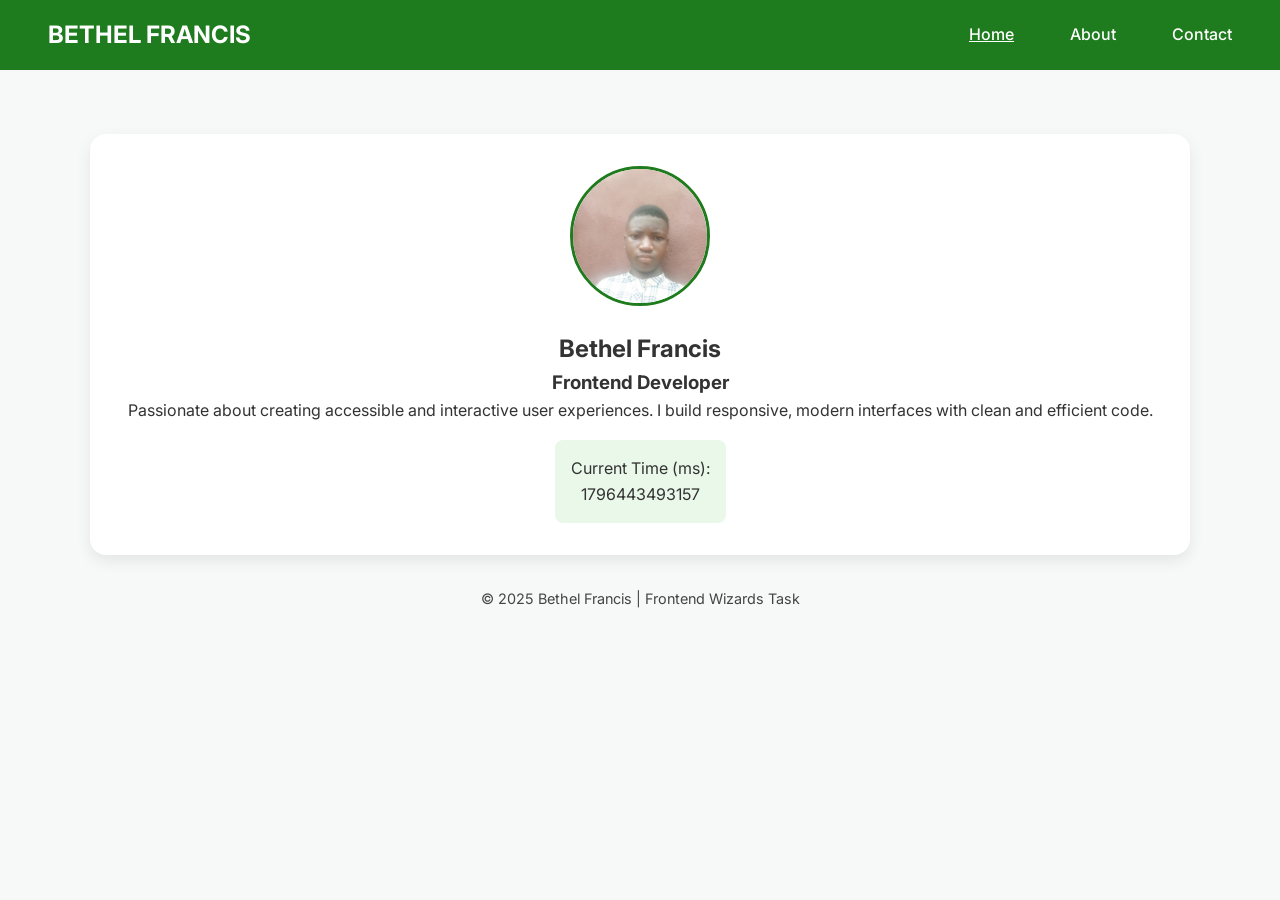
<file: index.html>
<!DOCTYPE html>
<html lang="en">
  <head>
    <meta charset="UTF-8" />
    <meta name="viewport" content="width=device-width, initial-scale=1.0" />
    <title>Bethel Francis | Profile Card</title>
    <link rel="stylesheet" href="styles.css" />
  </head>
  <body>
    <header class="header">
      <nav class="nav">
        <h2 class="logo">BETHEL FRANCIS</h2>
        <ul class="nav-links">
          <li><a href="index.html" class="active">Home</a></li>
          <li><a href="about.html">About</a></li>
          <li><a href="contact.html">Contact</a></li>
        </ul>
      </nav>
    </header>

    <main class="container">
      <section class="profile-card">
        <img
          src="bethel.jpg"
          alt="Profile photo of Bethel Francis"
          class="profile-img"
          data-testid="test-profile-img"
        />
        <h1 data-testid="test-profile-name">Bethel Francis</h1>
        <h3 data-testid="test-profile-role">Frontend Developer</h3>
        <p data-testid="test-profile-bio">
          Passionate about creating accessible and interactive user experiences.
          I build responsive, modern interfaces with clean and efficient code.
        </p>

        <div class="time-box">
          <p>Current Time (ms):</p>
          <p id="user-time" data-testid="test-current-time"></p>
        </div>
      </section>
    </main>

    <footer>
      <p>&copy; 2025 Bethel Francis | Frontend Wizards Task</p>
    </footer>

    <script src="script.js"></script>
  </body>
</html>
</file>
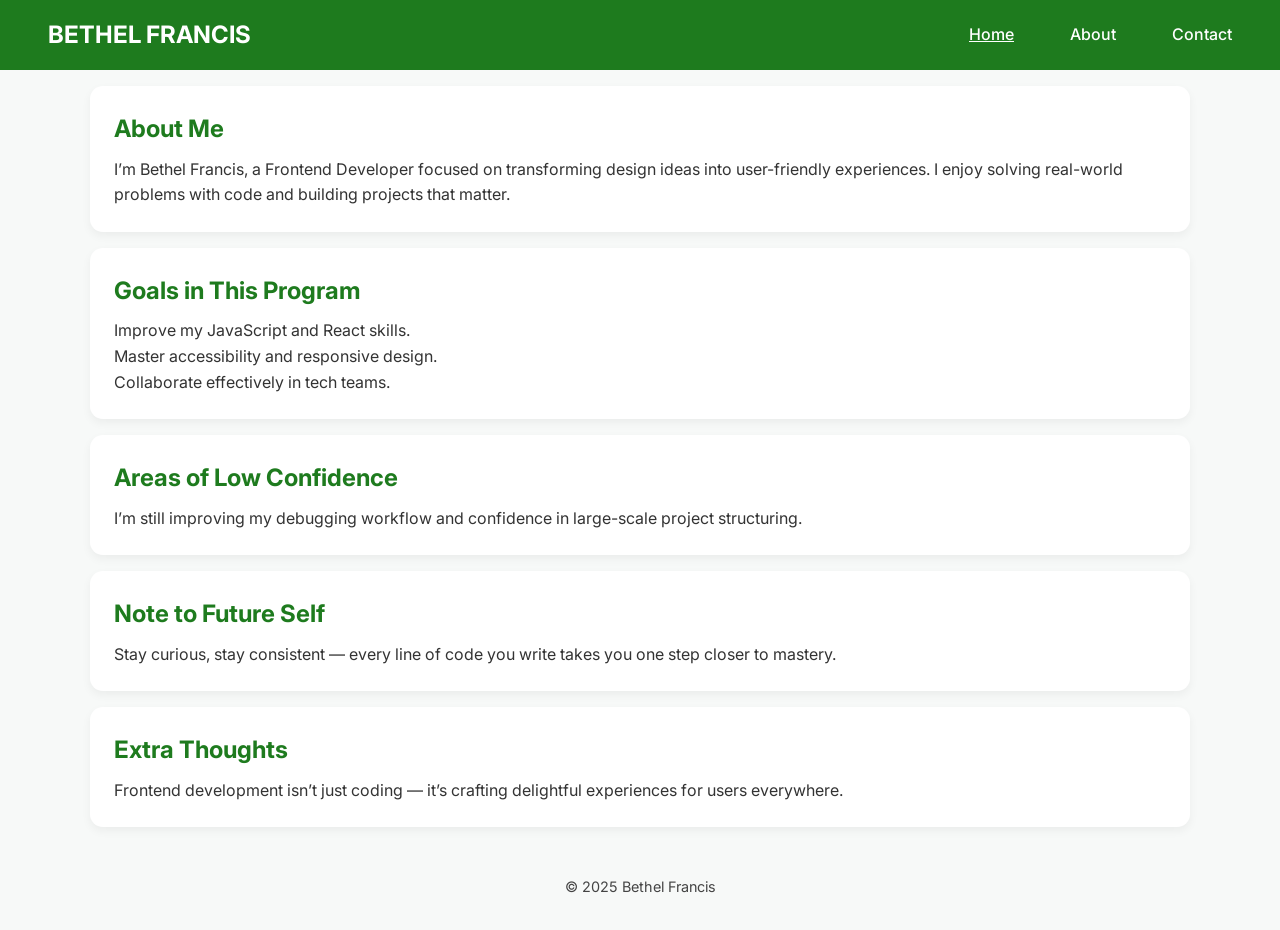
<file: about.html>
<!DOCTYPE html>
<html lang="en">
    <head>
        <meta charset="UTF-8" />
        <meta name="viewport" content="width=device-width, initial-scale=1.0" />
        <title>About Me | Bethel Francis</title>
        <link rel="stylesheet" href="styles.css" />
    </head>
    <body>
        <header class="header">
            <nav class="nav">
            <h2 class="logo">BETHEL FRANCIS</h2>
            <ul class="nav-links">
                <li><a href="index.html" class="active">Home</a></li>
                <li><a href="about.html">About</a></li>
                <li><a href="contact.html">Contact</a></li>
            </ul>
            </nav>
        </header>

        <main data-testid="test-about-page" class="container about-page">
            <section data-testid="test-about-bio">
                <h2>About Me</h2>
                <p>
                    I’m Bethel Francis, a Frontend Developer focused on transforming design ideas into user-friendly experiences. 
                    I enjoy solving real-world problems with code and building projects that matter.
                </p>
            </section>

            <section data-testid="test-about-goals">
                <h2>Goals in This Program</h2>
                <ul>
                    <li>Improve my JavaScript and React skills.</li>
                    <li>Master accessibility and responsive design.</li>
                    <li>Collaborate effectively in tech teams.</li>
                </ul>
            </section>

            <section data-testid="test-about-confidence">
                <h2>Areas of Low Confidence</h2>
                <p>
                    I’m still improving my debugging workflow and confidence in large-scale project structuring.
                </p>
            </section>

            <section data-testid="test-about-future-note">
                <h2>Note to Future Self</h2>
                <p>
                    Stay curious, stay consistent — every line of code you write takes you one step closer to mastery.
                </p>
            </section>

            <section data-testid="test-about-extra">
                <h2>Extra Thoughts</h2>
                <p>
                    Frontend development isn’t just coding — it’s crafting delightful experiences for users everywhere.
                </p>
            </section>
        </main>

        <footer>
            <p>&copy; 2025 Bethel Francis</p>
        </footer>
    </body>
</html>
</file>
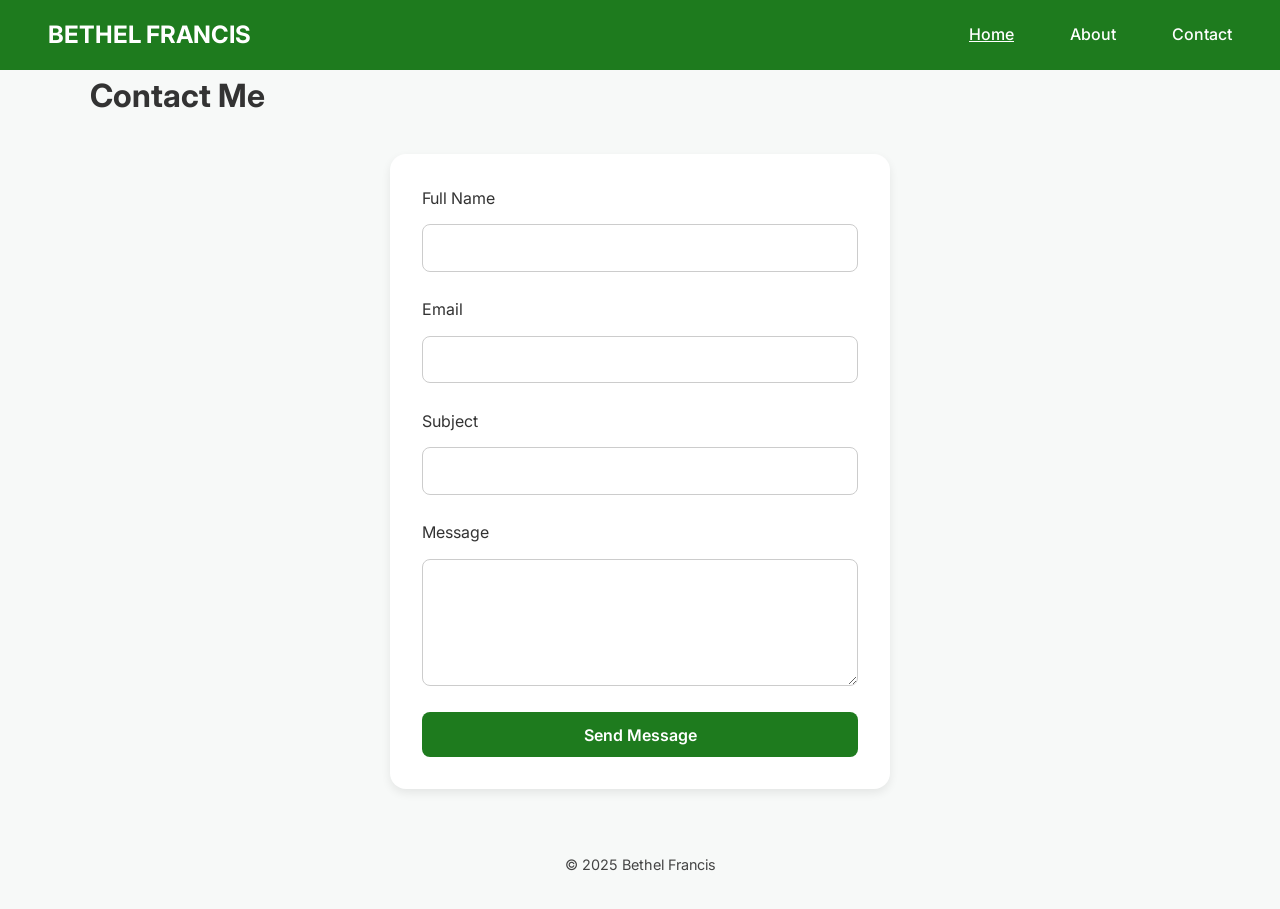
<file: contact.html>
<!DOCTYPE html>
<html lang="en">
  <head>
        <meta charset="UTF-8" />
        <meta name="viewport" content="width=device-width, initial-scale=1.0" />
        <title>Contact | Bethel Francis</title>
        <link rel="stylesheet" href="styles.css" />
  </head>
  <body>
    <header class="header">
        <nav class="nav">
            <h2 class="logo">BETHEL FRANCIS</h2>
            <ul class="nav-links">
                <li><a href="index.html" class="active">Home</a></li>
                <li><a href="about.html">About</a></li>
                <li><a href="contact.html">Contact</a></li>
            </ul>
        </nav>
    </header>

    <main class="container contact-page">
        <h1>Contact Me</h1>
        <form id="contact-form">
            <label for="name">Full Name</label>
            <input type="text" id="name" data-testid="test-contact-name" required />
            <p                                                                                      
                id="error-name"
                data-testid="test-contact-error-name"
                aria-live="polite"
            ></p>

            <label for="email">Email</label>
            <input
                type="email"
                id="email"
                data-testid="test-contact-email"
                required
            />
            <p
                id="error-email"
                data-testid="test-contact-error-email"
                aria-live="polite"
            ></p>

            <label for="subject">Subject</label>
            <input
                type="text"
                id="subject"
                data-testid="test-contact-subject"
                required
            />
            <p
                id="error-subject"
                data-testid="test-contact-error-subject"
                aria-live="polite"
            ></p>

            <label for="message">Message</label>
            <textarea
                id="message"
                rows="5"
                data-testid="test-contact-message"
                minlength="10"
                required
            ></textarea>
            <p
                id="error-message"
                data-testid="test-contact-error-message"
                aria-live="polite"
            ></p>

            <button type="submit" data-testid="test-contact-submit">
                Send Message
            </button>

            <p id="success" data-testid="test-contact-success" hidden>
                ✅ Message sent successfully!
            </p>
      </form>
    </main>

    <footer>
      <p>&copy; 2025 Bethel Francis</p>
    </footer>

    <script src="script.js"></script>
  </body>
</html>
</file>
<file: styles.css>
@import url('https://fonts.googleapis.com/css2?family=Inter:wght@400;500;600;700&display=swap');

* {
  margin: 0;
  padding: 0;
  box-sizing: border-box;
  font-family: 'Inter', sans-serif;
}

body {
  background: #f7f9f8;
  color: #333;
  line-height: 1.6;
}

.container {
  width: 90%;
  max-width: 1100px;
  margin: auto;
}

/* Header */
.header {
  background: #1e7b1e;
  color: white;
  padding: 1rem 0;
}

.logo {
  font-weight: 700;
}

.logo span {
  color: #aefcae;
}

.nav {
  display: flex;
  align-items: center;
  justify-content: space-between;
  padding: 0 3rem;
}

.nav-links {
  display: flex;
  gap: 3.5rem;
  list-style: none;
}

.nav-links a {
  color: white;
  text-decoration: none;
  font-weight: 500;
}

.nav-links a:hover,
.nav-links .active {
  text-decoration: underline;
}

/* Profile Card */
.profile-card {
  background: white;
  margin-top: 4rem;
  padding: 2rem;
  border-radius: 1rem;
  box-shadow: 0 6px 15px rgba(0, 0, 0, 0.08);
  text-align: center;
  transition: 0.3s;
}

.profile-card:hover {
  transform: translateY(-5px);
}

.profile-img {
  width: 140px;
  height: 140px;
  border-radius: 50%;
  object-fit: cover;
  border: 3px solid #1e7b1e;
  margin-bottom: 1rem;
}

.time-box {
  margin-top: 1rem;
  background: #eaf8ea;
  padding: 1rem;
  border-radius: .5rem;
  display: inline-block;
}

/* About Page */
.about-page section {
  background: white;
  padding: 1.5rem;
  margin: 1rem 0;
  border-radius: .8rem;
  box-shadow: 0 4px 10px rgba(0,0,0,0.05);
}

.about-page h2 {
  color: #1e7b1e;
  margin-bottom: .5rem;
}
.about-page ul {
  list-style: none;
}

/* Contact Page */
form {
  background: white;
  padding: 2rem;
  border-radius: 1rem;
  box-shadow: 0 4px 10px rgba(0, 0, 0, 0.08);
  margin: 2rem auto;
  width: 100%;
  max-width: 500px;
  display: flex;
  flex-direction: column;
  gap: .8rem;
}

input, textarea, button {
  padding: .8rem;
  border: 1px solid #ccc;
  border-radius: .5rem;
  font-size: 1rem;
}

button {
  background: #1e7b1e;
  color: white;
  font-weight: 600;
  cursor: pointer;
  border: none;
}

button:hover {
  background: #166016;
}

p[id^="error-"] {
  color: red;
  font-size: .9rem;
}

#success {
  color: green;
  font-weight: 600;
  text-align: center;
}

footer {
  text-align: center;
  padding: 2rem 0;
  color: #444;
  font-size: .9rem;
}


/* Responsive */
@media (max-width: 768px) {
  .nav { flex-direction: column; gap: 1rem; }
  .profile-card { margin: 2rem 0; }
}
</file>
